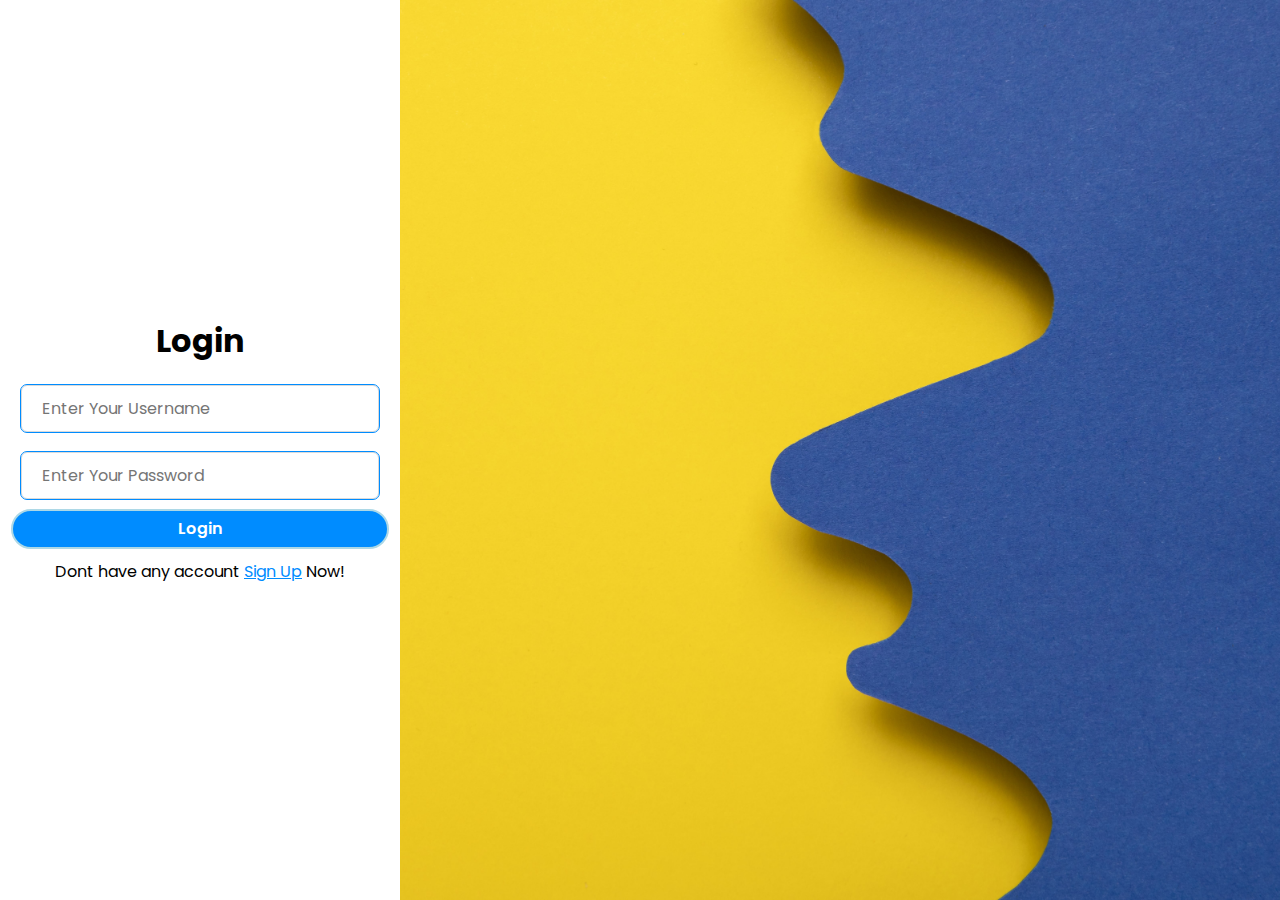
<file: index.html>
<!DOCTYPE html>
<html lang="en">
<head>
    <meta charset="UTF-8">
    <meta name="viewport" content="width=device-width, initial-scale=1.0">
    <link rel="stylesheet" href="style.css">
    <title>Login Form</title>
</head>
<body>
    <div class="center">
        <h1>Login</h1>
        <form action="log.php" method="post">
            <input type="text" name="unam" placeholder="Enter Your Username"><br>
            <input type="password" name="pass" placeholder="Enter Your Password"><br>
            <button type="submit" name="submit">Login</button>
        </form>
        <p>Dont have any account <a href="register.html">Sign Up</a> Now!</p>
    </div>
</body>
</html>
</file>
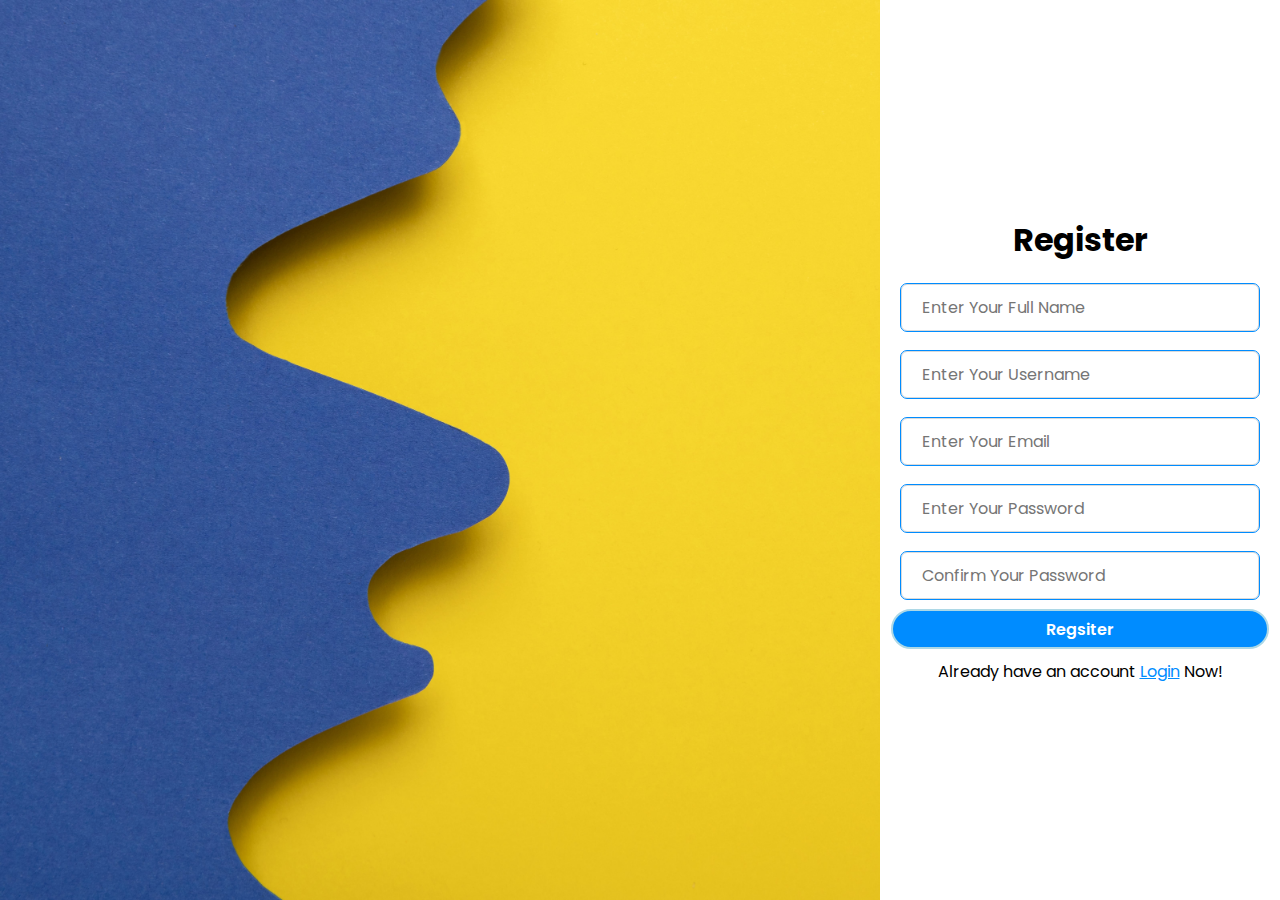
<file: register.html>
<!DOCTYPE html>
<html lang="en">
<head>
    <meta charset="UTF-8">
    <meta name="viewport" content="width=device-width, initial-scale=1.0">
    <link rel="stylesheet" href="style.css">
    <title>Register Form</title>
</head>
<body>
    <style>
        body{
            background: url(images/register.jpg);
            background-size: cover;
            background-position: center;
            overflow: hidden;
            height: 100vh;
        }
        .center{
            background-color: white;
            height: 100vh;
            width: 400px;
            justify-content: center;
            align-items: center;
            display: flex;
            flex-direction: column;
            float: right;
        }
    </style>
    <div class="center">
        <h1>Register</h1>
        <form action="reg.php" method="post">
            <input type="text" name="name" placeholder="Enter Your Full Name"><br>
            <input type="text" name="unam" placeholder="Enter Your Username"><br>
            <input type="email" name="unam" placeholder="Enter Your Email"><br>
            <input type="password" name="pass" placeholder="Enter Your Password"><br>
            <input type="password" name="Cpass" placeholder="Confirm Your Password"><br>
            <button type="submit" name="submit">Regsiter</button>
        </form>
        <p>Already have an account <a href="index.html">Login</a> Now!</p>
    </div>
</body>
</html>
</file>
<file: style.css>
@import url('https://fonts.googleapis.com/css2?family=Poppins:wght@100;200;300;400;500;600;700;800;900&display=swap');
*{margin: 0;padding: 0;box-sizing: border-box;font-family: 'Poppins', sans-serif;}

body{
    background: url(images/login.jpg) no-repeat;
    background-size: cover;
    background-position: center;
    overflow: hidden;
    height: 100vh;
}
.center{
    background-color: white;
    height: 100vh;
    width: 400px;
    justify-content: center;
    align-items: center;
    display: flex;
    flex-direction: column;
}
.center h1{
    padding: 10px;
    font-size: 2em;
}
.center input{
    padding: 10px 20px;
    border-radius: 6px;
    border: 1px solid rgb(218, 218, 218);
    outline: 1px solid #008cff;
    margin: 10px;
    font-size: 16px;
}
form button{
    width: 100%;
    background-color: #008cff;
    border-radius: 30px;
    height: 40px;
    border: 2px solid lightblue;
    font-size: 16px;
    color: white;
    transition: 0.4s;
    font-weight: 600;
    cursor: pointer;
}
form button:hover{
    transform: scale(1.1);
}
.center p{
    margin: 10px;
}
.center a{
    color: #008cff;
}
</file>
